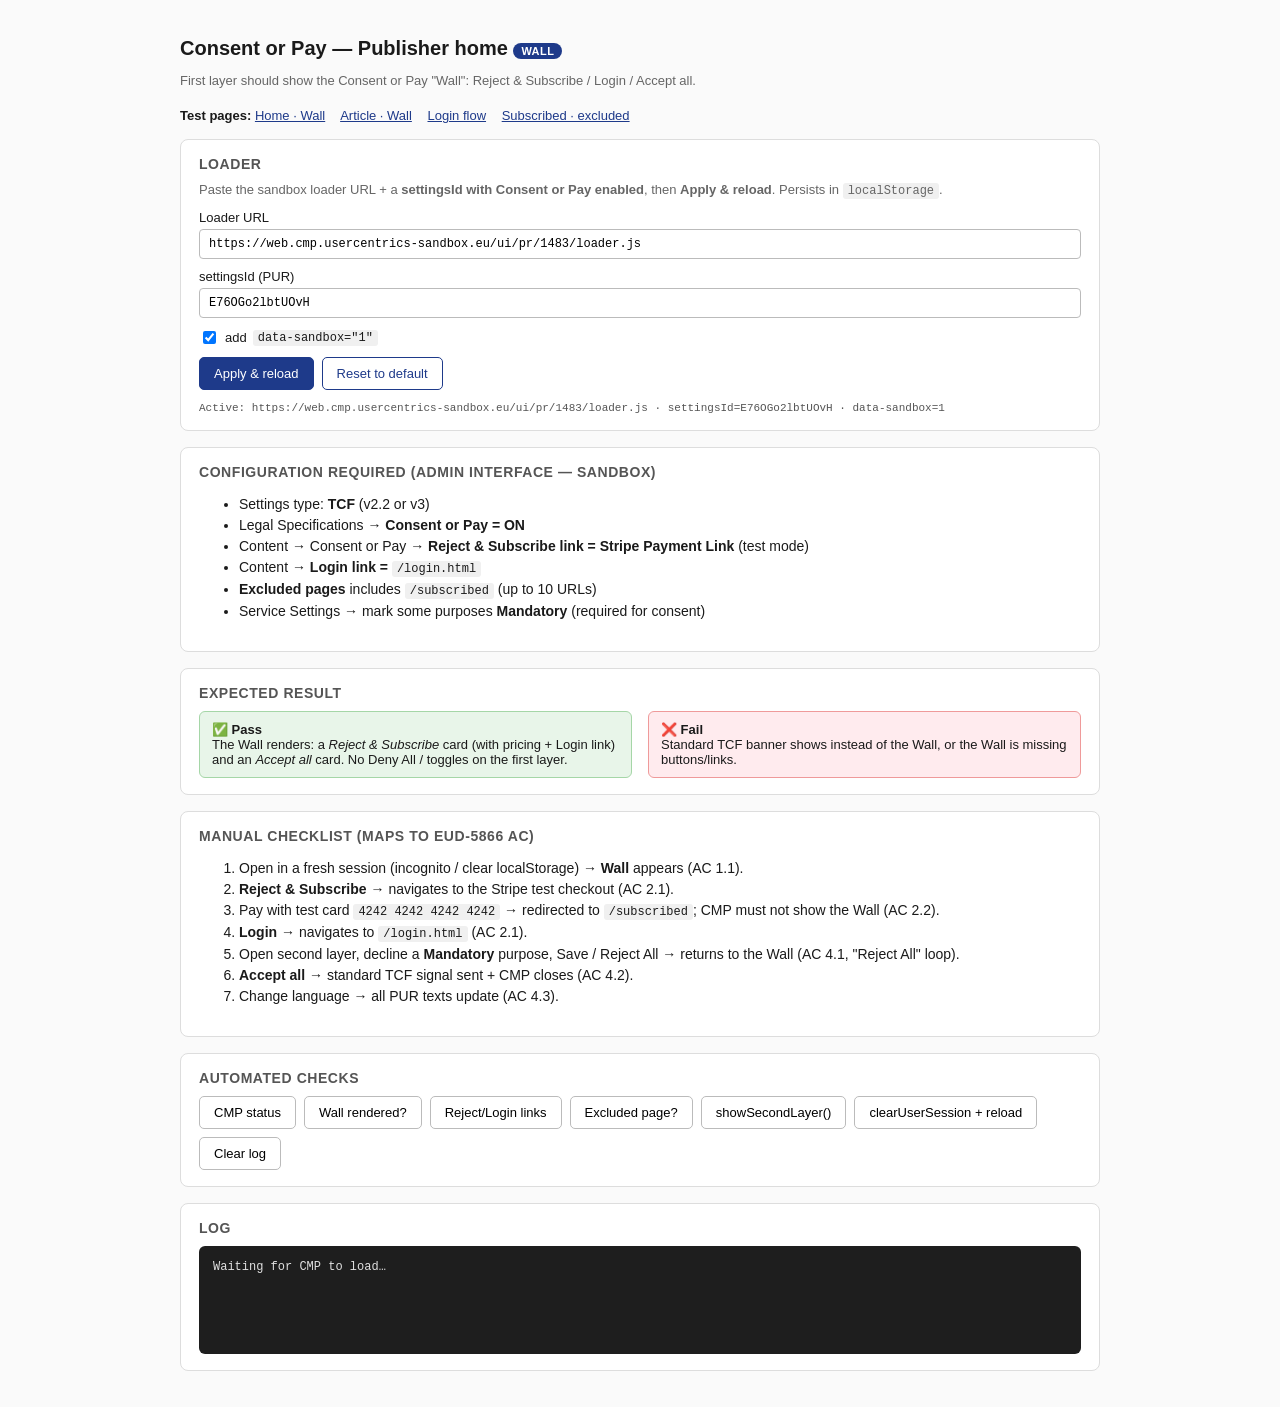
<file: index.html>
<!DOCTYPE html>
<html lang="en">
<head>
  <meta charset="UTF-8">
  <meta name="viewport" content="width=device-width,initial-scale=1">
  <title>Consent or Pay — Publisher home (Wall)</title>
  <link rel="stylesheet" href="style.css">
</head>
<body>
  <h1>Consent or Pay — Publisher home <span class="case">Wall</span></h1>
  <p class="sub">First layer should show the Consent or Pay "Wall": Reject &amp; Subscribe / Login / Accept all.</p>

  <nav>
    <strong>Test pages:</strong>
    <a href="index.html">Home · Wall</a>
    <a href="article/index.html">Article · Wall</a>
    <a href="login.html">Login flow</a>
    <a href="subscribed/index.html">Subscribed · excluded</a>
  </nav>

  <div class="card">
    <h2>Loader</h2>
    <p class="sub" style="margin:0 0 12px">
      Paste the sandbox loader URL + a <strong>settingsId with Consent or Pay enabled</strong>,
      then <strong>Apply &amp; reload</strong>. Persists in <code>localStorage</code>.
    </p>
    <div class="loader-panel" id="loader-panel"></div>
  </div>

  <div class="card">
    <h2>Configuration required (Admin Interface — sandbox)</h2>
    <ul class="scenario">
      <li>Settings type: <strong>TCF</strong> (v2.2 or v3)</li>
      <li>Legal Specifications → <strong>Consent or Pay = ON</strong></li>
      <li>Content → Consent or Pay → <strong>Reject &amp; Subscribe link = Stripe Payment Link</strong> (test mode)</li>
      <li>Content → <strong>Login link = </strong><code>/login.html</code></li>
      <li><strong>Excluded pages</strong> includes <code>/subscribed</code> (up to 10 URLs)</li>
      <li>Service Settings → mark some purposes <strong>Mandatory</strong> (required for consent)</li>
    </ul>
  </div>

  <div class="card">
    <h2>Expected result</h2>
    <div class="expect">
      <div class="fix">
        <strong>✅ Pass</strong><br>
        The Wall renders: a <em>Reject &amp; Subscribe</em> card (with pricing + Login link) and an
        <em>Accept all</em> card. No Deny All / toggles on the first layer.
      </div>
      <div class="bug">
        <strong>❌ Fail</strong><br>
        Standard TCF banner shows instead of the Wall, or the Wall is missing buttons/links.
      </div>
    </div>
  </div>

  <div class="card">
    <h2>Manual checklist (maps to EUD-5866 AC)</h2>
    <ol class="scenario">
      <li>Open in a fresh session (incognito / clear localStorage) → <strong>Wall</strong> appears (AC 1.1).</li>
      <li><strong>Reject &amp; Subscribe</strong> → navigates to the Stripe test checkout (AC 2.1).</li>
      <li>Pay with test card <code>4242 4242 4242 4242</code> → redirected to <code>/subscribed</code>; CMP must not show the Wall (AC 2.2).</li>
      <li><strong>Login</strong> → navigates to <code>/login.html</code> (AC 2.1).</li>
      <li>Open second layer, decline a <strong>Mandatory</strong> purpose, Save / Reject All → returns to the Wall (AC 4.1, "Reject All" loop).</li>
      <li><strong>Accept all</strong> → standard TCF signal sent + CMP closes (AC 4.2).</li>
      <li>Change language → all PUR texts update (AC 4.3).</li>
    </ol>
  </div>

  <div class="card">
    <h2>Automated checks</h2>
    <div class="toolbar" id="toolbar"></div>
  </div>

  <div class="card">
    <h2>Log</h2>
    <div id="result">Waiting for CMP to load…</div>
  </div>

  <script>
    window.UC_TEST_CASE = { name: 'Home — Consent or Pay Wall', expectWall: true, expectCmp: true };
  </script>
  <script src="cmp-test-kit.js"></script>
  <script>
    ucRenderLoaderPanel('#loader-panel');
    ucRenderToolbar('#toolbar', '#result');
  </script>
</body>
</html>
</file>
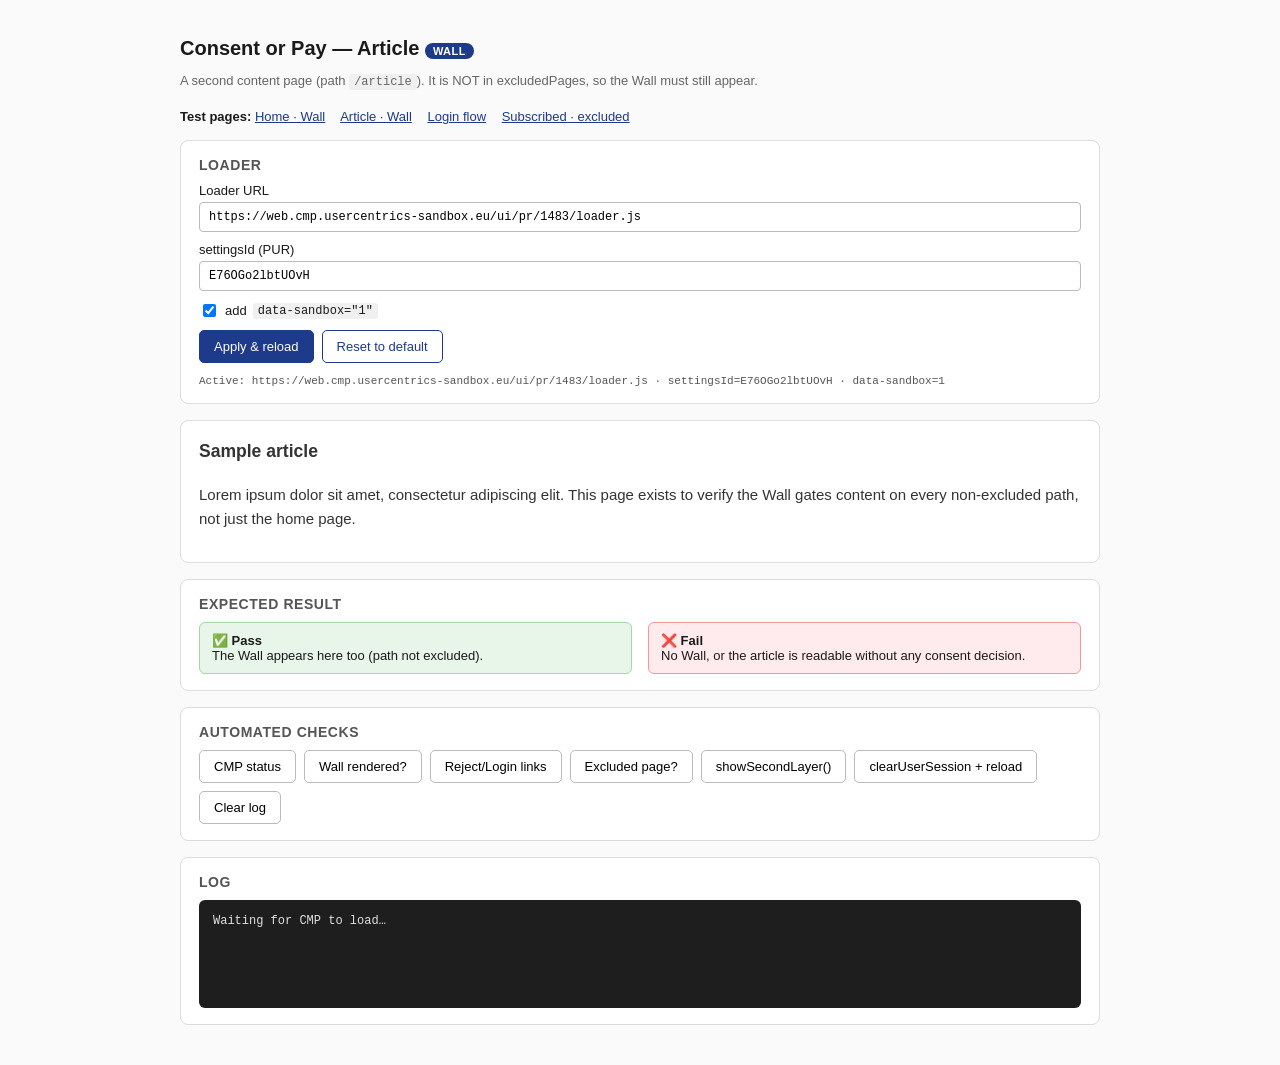
<file: article/index.html>
<!DOCTYPE html>
<html lang="en">
<head>
  <meta charset="UTF-8">
  <meta name="viewport" content="width=device-width,initial-scale=1">
  <title>Consent or Pay — Article (Wall on a non-excluded page)</title>
  <link rel="stylesheet" href="../style.css">
</head>
<body>
  <h1>Consent or Pay — Article <span class="case">Wall</span></h1>
  <p class="sub">A second content page (path <code>/article</code>). It is NOT in excludedPages, so the Wall must still appear.</p>

  <nav>
    <strong>Test pages:</strong>
    <a href="../index.html">Home · Wall</a>
    <a href="index.html">Article · Wall</a>
    <a href="../login.html">Login flow</a>
    <a href="../subscribed/index.html">Subscribed · excluded</a>
  </nav>

  <div class="card">
    <h2>Loader</h2>
    <div class="loader-panel" id="loader-panel"></div>
  </div>

  <article class="card article">
    <h3>Sample article</h3>
    <p>Lorem ipsum dolor sit amet, consectetur adipiscing elit. This page exists to verify the Wall
       gates content on every non-excluded path, not just the home page.</p>
  </article>

  <div class="card">
    <h2>Expected result</h2>
    <div class="expect">
      <div class="fix"><strong>✅ Pass</strong><br>The Wall appears here too (path not excluded).</div>
      <div class="bug"><strong>❌ Fail</strong><br>No Wall, or the article is readable without any consent decision.</div>
    </div>
  </div>

  <div class="card">
    <h2>Automated checks</h2>
    <div class="toolbar" id="toolbar"></div>
  </div>
  <div class="card">
    <h2>Log</h2>
    <div id="result">Waiting for CMP to load…</div>
  </div>

  <script>
    window.UC_TEST_CASE = { name: 'Article — Wall (non-excluded path)', expectWall: true, expectCmp: true };
  </script>
  <script src="../cmp-test-kit.js"></script>
  <script>
    ucRenderLoaderPanel('#loader-panel');
    ucRenderToolbar('#toolbar', '#result');
  </script>
</body>
</html>
</file>
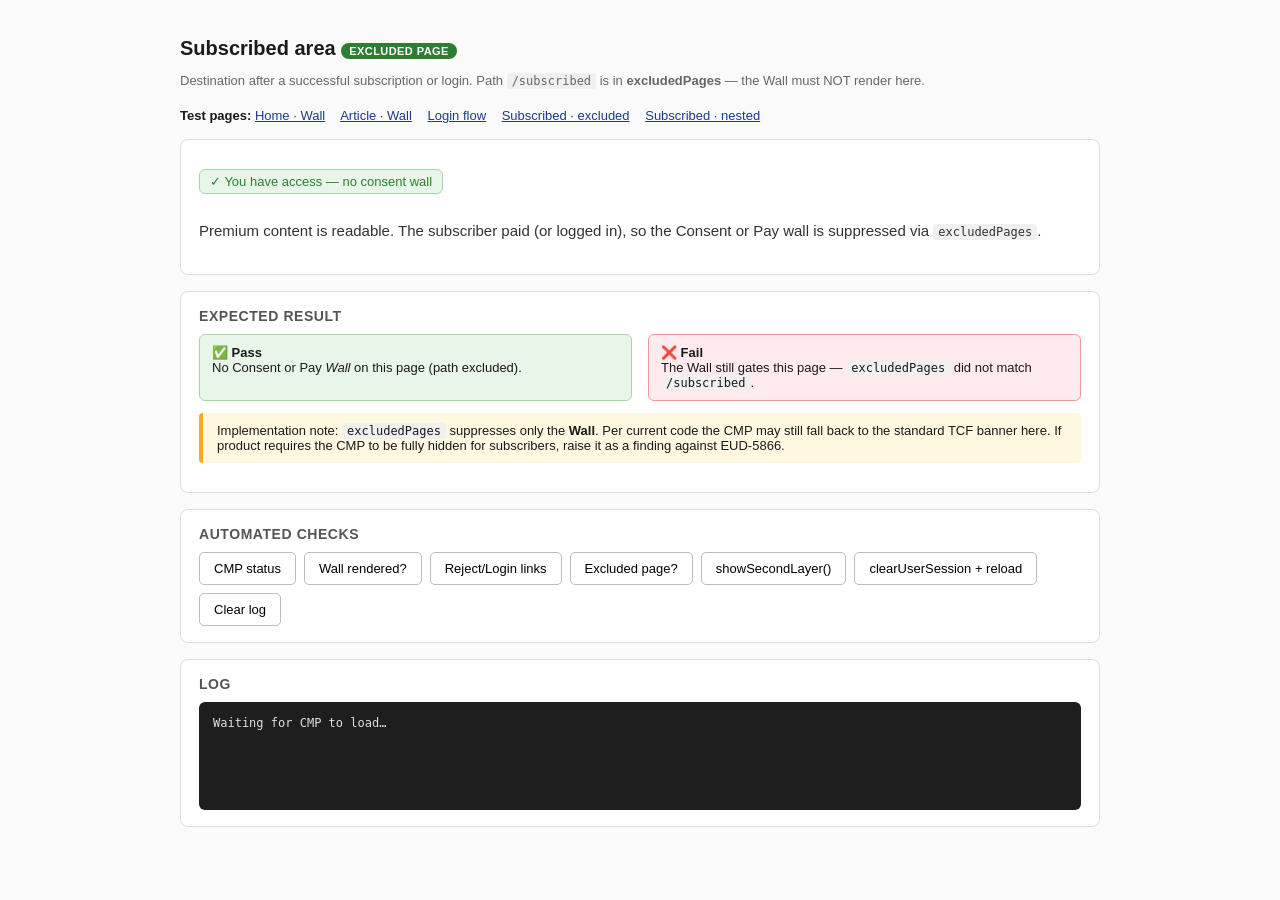
<file: subscribed/index.html>
<!DOCTYPE html>
<html lang="en">
<head>
  <meta charset="UTF-8">
  <meta name="viewport" content="width=device-width,initial-scale=1">
  <title>Consent or Pay — Subscribed (excluded page)</title>
  <link rel="stylesheet" href="../style.css">
</head>
<body>
  <h1>Subscribed area <span class="case excluded">Excluded page</span></h1>
  <p class="sub">Destination after a successful subscription or login. Path <code>/subscribed</code> is in <strong>excludedPages</strong> — the Wall must NOT render here.</p>

  <nav>
    <strong>Test pages:</strong>
    <a href="../index.html">Home · Wall</a>
    <a href="../article/index.html">Article · Wall</a>
    <a href="../login.html">Login flow</a>
    <a href="index.html">Subscribed · excluded</a>
    <a href="article-1/index.html">Subscribed · nested</a>
  </nav>

  <div class="card">
    <p class="badge-ok">✓ You have access — no consent wall</p>
    <p class="article" style="margin-top:12px">Premium content is readable. The subscriber paid (or logged in), so the
       Consent or Pay wall is suppressed via <code>excludedPages</code>.</p>
  </div>

  <div class="card">
    <h2>Expected result</h2>
    <div class="expect">
      <div class="fix">
        <strong>✅ Pass</strong><br>
        No Consent or Pay <em>Wall</em> on this page (path excluded).
      </div>
      <div class="bug">
        <strong>❌ Fail</strong><br>
        The Wall still gates this page — <code>excludedPages</code> did not match <code>/subscribed</code>.
      </div>
    </div>
    <p class="note" style="margin-top:12px">
      Implementation note: <code>excludedPages</code> suppresses only the <strong>Wall</strong>. Per current code the
      CMP may still fall back to the standard TCF banner here. If product requires the CMP to be fully hidden for
      subscribers, raise it as a finding against EUD-5866.
    </p>
  </div>

  <div class="card">
    <h2>Automated checks</h2>
    <div class="toolbar" id="toolbar"></div>
  </div>
  <div class="card">
    <h2>Log</h2>
    <div id="result">Waiting for CMP to load…</div>
  </div>

  <script>
    window.UC_TEST_CASE = { name: 'Subscribed — excluded page', expectWall: false, expectCmp: false };
  </script>
  <script src="../cmp-test-kit.js"></script>
  <script>
    ucRenderToolbar('#toolbar', '#result');
  </script>
</body>
</html>
</file>
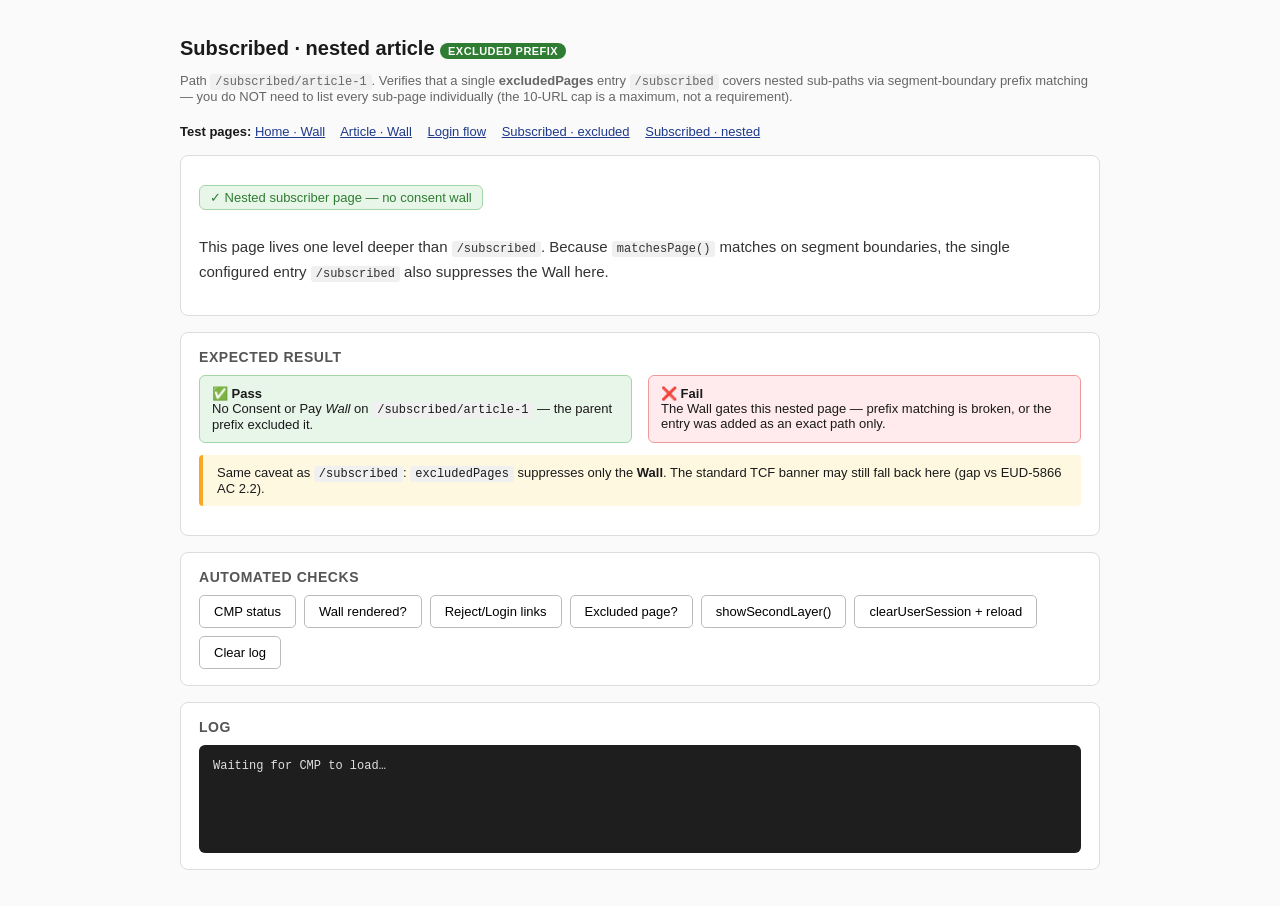
<file: subscribed/article-1/index.html>
<!DOCTYPE html>
<html lang="en">
<head>
  <meta charset="UTF-8">
  <meta name="viewport" content="width=device-width,initial-scale=1">
  <title>Consent or Pay — Subscribed nested article (excluded prefix)</title>
  <link rel="stylesheet" href="../../style.css">
</head>
<body>
  <h1>Subscribed · nested article <span class="case excluded">Excluded prefix</span></h1>
  <p class="sub">
    Path <code>/subscribed/article-1</code>. Verifies that a single <strong>excludedPages</strong> entry
    <code>/subscribed</code> covers nested sub-paths via segment-boundary prefix matching — you do NOT need to
    list every sub-page individually (the 10-URL cap is a maximum, not a requirement).
  </p>

  <nav>
    <strong>Test pages:</strong>
    <a href="../../index.html">Home · Wall</a>
    <a href="../../article/index.html">Article · Wall</a>
    <a href="../../login.html">Login flow</a>
    <a href="../index.html">Subscribed · excluded</a>
    <a href="index.html">Subscribed · nested</a>
  </nav>

  <div class="card">
    <p class="badge-ok">✓ Nested subscriber page — no consent wall</p>
    <p class="article" style="margin-top:12px">
      This page lives one level deeper than <code>/subscribed</code>. Because <code>matchesPage()</code> matches on
      segment boundaries, the single configured entry <code>/subscribed</code> also suppresses the Wall here.
    </p>
  </div>

  <div class="card">
    <h2>Expected result</h2>
    <div class="expect">
      <div class="fix">
        <strong>✅ Pass</strong><br>
        No Consent or Pay <em>Wall</em> on <code>/subscribed/article-1</code> — the parent prefix excluded it.
      </div>
      <div class="bug">
        <strong>❌ Fail</strong><br>
        The Wall gates this nested page — prefix matching is broken, or the entry was added as an exact path only.
      </div>
    </div>
    <p class="note" style="margin-top:12px">
      Same caveat as <code>/subscribed</code>: <code>excludedPages</code> suppresses only the <strong>Wall</strong>.
      The standard TCF banner may still fall back here (gap vs EUD-5866 AC 2.2).
    </p>
  </div>

  <div class="card">
    <h2>Automated checks</h2>
    <div class="toolbar" id="toolbar"></div>
  </div>
  <div class="card">
    <h2>Log</h2>
    <div id="result">Waiting for CMP to load…</div>
  </div>

  <script>
    window.UC_TEST_CASE = { name: 'Subscribed — nested article (excluded prefix)', expectWall: false, expectCmp: false };
  </script>
  <script src="../../cmp-test-kit.js"></script>
  <script>
    ucRenderToolbar('#toolbar', '#result');
  </script>
</body>
</html>
</file>
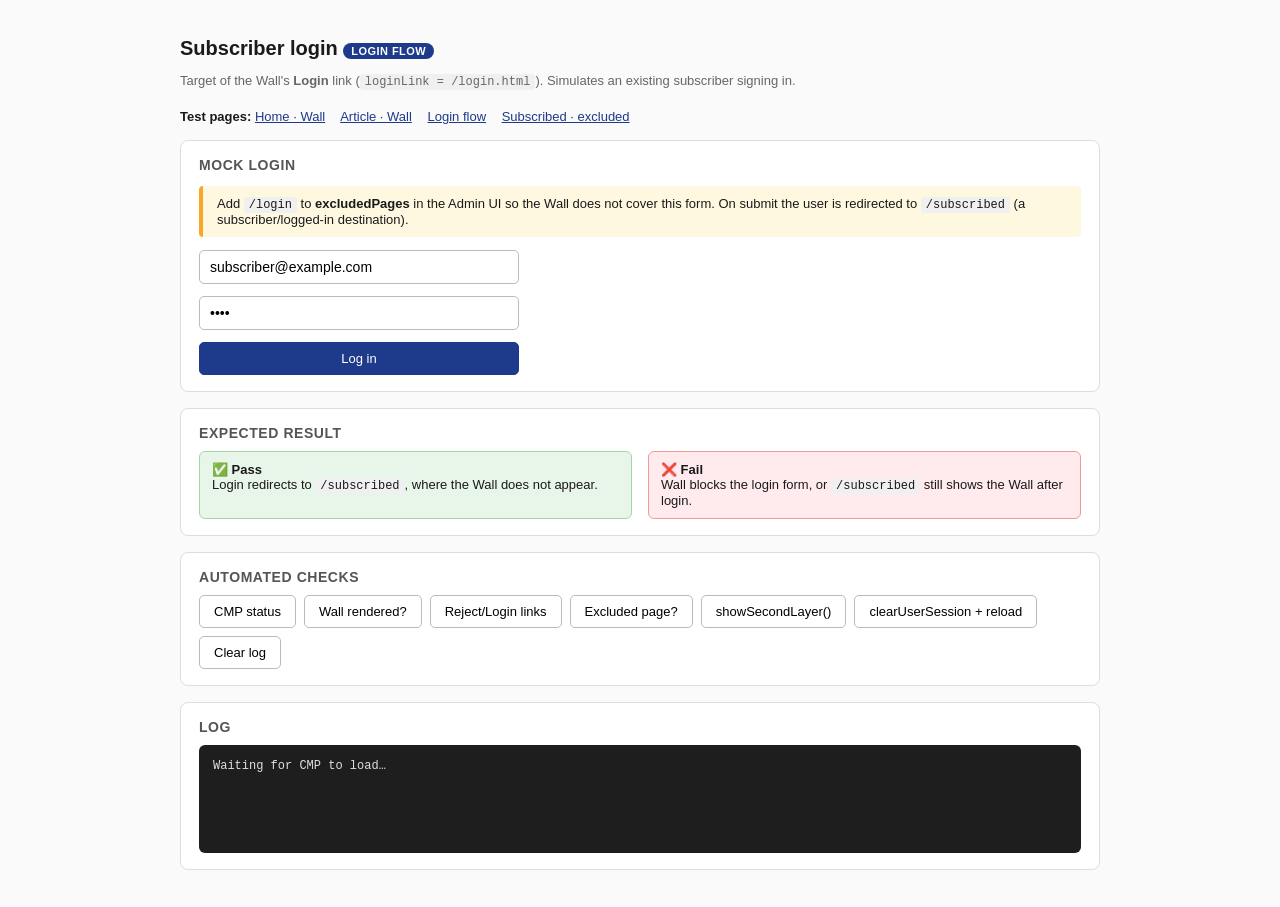
<file: login.html>
<!DOCTYPE html>
<html lang="en">
<head>
  <meta charset="UTF-8">
  <meta name="viewport" content="width=device-width,initial-scale=1">
  <title>Consent or Pay — Subscriber login</title>
  <link rel="stylesheet" href="style.css">
</head>
<body>
  <h1>Subscriber login <span class="case">Login flow</span></h1>
  <p class="sub">Target of the Wall's <strong>Login</strong> link (<code>loginLink = /login.html</code>). Simulates an existing subscriber signing in.</p>

  <nav>
    <strong>Test pages:</strong>
    <a href="index.html">Home · Wall</a>
    <a href="article/index.html">Article · Wall</a>
    <a href="login.html">Login flow</a>
    <a href="subscribed/index.html">Subscribed · excluded</a>
  </nav>

  <div class="card">
    <h2>Mock login</h2>
    <p class="note">
      Add <code>/login</code> to <strong>excludedPages</strong> in the Admin UI so the Wall does not cover this form.
      On submit the user is redirected to <code>/subscribed</code> (a subscriber/logged-in destination).
    </p>
    <form class="login-form" id="login-form">
      <input type="email" id="email" placeholder="email@example.com" value="subscriber@example.com" required>
      <input type="password" id="password" placeholder="password" value="test" required>
      <button type="submit">Log in</button>
    </form>
  </div>

  <div class="card">
    <h2>Expected result</h2>
    <div class="expect">
      <div class="fix"><strong>✅ Pass</strong><br>Login redirects to <code>/subscribed</code>, where the Wall does not appear.</div>
      <div class="bug"><strong>❌ Fail</strong><br>Wall blocks the login form, or <code>/subscribed</code> still shows the Wall after login.</div>
    </div>
  </div>

  <div class="card">
    <h2>Automated checks</h2>
    <div class="toolbar" id="toolbar"></div>
  </div>
  <div class="card">
    <h2>Log</h2>
    <div id="result">Waiting for CMP to load…</div>
  </div>

  <script>
    window.UC_TEST_CASE = { name: 'Login page (should be excluded)', expectWall: false, expectCmp: false };
    document.getElementById('login-form').addEventListener('submit', function (e) {
      e.preventDefault();
      // Simulate a successful login → land on the excluded "subscribed" destination.
      location.href = 'subscribed/index.html';
    });
  </script>
  <script src="cmp-test-kit.js"></script>
  <script>
    ucRenderToolbar('#toolbar', '#result');
  </script>
</body>
</html>
</file>
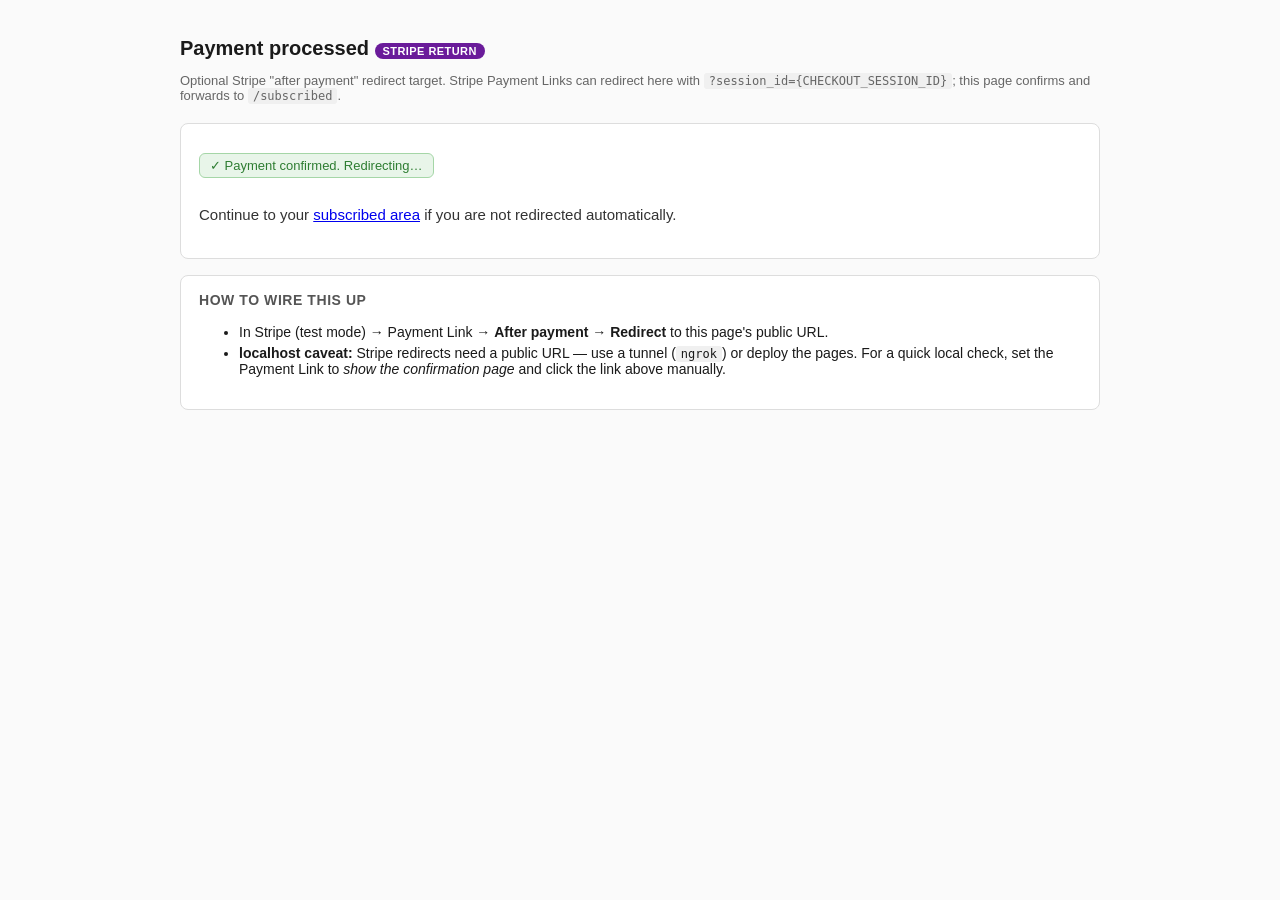
<file: subscribe-return.html>
<!DOCTYPE html>
<html lang="en">
<head>
  <meta charset="UTF-8">
  <meta name="viewport" content="width=device-width,initial-scale=1">
  <title>Consent or Pay — Payment return</title>
  <link rel="stylesheet" href="style.css">
</head>
<body>
  <h1>Payment processed <span class="case payment">Stripe return</span></h1>
  <p class="sub">
    Optional Stripe "after payment" redirect target. Stripe Payment Links can redirect here with
    <code>?session_id={CHECKOUT_SESSION_ID}</code>; this page confirms and forwards to <code>/subscribed</code>.
  </p>

  <div class="card">
    <p class="badge-ok" id="status">Confirming payment…</p>
    <p class="article" style="margin-top:12px">
      Continue to your <a href="subscribed/index.html">subscribed area</a> if you are not redirected automatically.
    </p>
  </div>

  <div class="card">
    <h2>How to wire this up</h2>
    <ul class="scenario">
      <li>In Stripe (test mode) → Payment Link → <strong>After payment → Redirect</strong> to this page's public URL.</li>
      <li><strong>localhost caveat:</strong> Stripe redirects need a public URL — use a tunnel (<code>ngrok</code>) or deploy the pages.
          For a quick local check, set the Payment Link to <em>show the confirmation page</em> and click the
          link above manually.</li>
    </ul>
  </div>

  <script>
    var params = new URLSearchParams(location.search);
    var sid = params.get('session_id');
    var el = document.getElementById('status');
    el.textContent = sid ? ('✓ Payment confirmed (session ' + sid.slice(0, 12) + '…). Redirecting…')
                         : '✓ Payment confirmed. Redirecting…';
    setTimeout(function () { location.href = 'subscribed/index.html'; }, 1500);
  </script>
</body>
</html>
</file>
<file: style.css>
body { font-family: -apple-system, Segoe UI, Roboto, sans-serif; padding: 24px; max-width: 920px; margin: 0 auto; background: #fafafa; color: #1a1a1a; }
h1 { font-size: 20px; margin-bottom: 4px; }
.sub { color: #666; font-size: 13px; margin-bottom: 20px; }
.case { display: inline-block; background: #1e3a8a; color: #fff; font-size: 11px; padding: 2px 8px; border-radius: 10px; text-transform: uppercase; letter-spacing: .04em; }
.case.excluded { background: #2e7d32; }
.case.payment { background: #6a1b9a; }
.card { background: #fff; border: 1px solid #ddd; border-radius: 8px; padding: 16px 18px; margin-bottom: 16px; }
.card h2 { font-size: 14px; text-transform: uppercase; color: #555; margin: 0 0 10px; letter-spacing: .04em; }
.note { background: #fff8e1; border-left: 4px solid #f9a825; padding: 10px 14px; font-size: 13px; border-radius: 4px; }
.scenario li { margin: 5px 0; font-size: 14px; }
code { background: #f0f0f0; padding: 1px 5px; border-radius: 3px; font-size: 12px; }
.toolbar { display: flex; flex-wrap: wrap; gap: 8px; }
button { padding: 8px 14px; cursor: pointer; font-size: 13px; border: 1px solid #bbb; border-radius: 5px; background: #fff; }
button:hover { background: #f2f2f2; }
#result { background: #1e1e1e; color: #e0e0e0; padding: 14px; border-radius: 6px; white-space: pre-wrap; min-height: 80px; font-size: 12px; font-family: monospace; }
.ok { color: #6cc06c; } .fail { color: #e57373; } .warn { color: #ffb74d; }
.expect { display: flex; gap: 16px; flex-wrap: wrap; }
.expect > div { flex: 1; min-width: 240px; padding: 10px 12px; border-radius: 6px; font-size: 13px; }
.expect .bug { background: #ffebee; border: 1px solid #ef9a9a; }
.expect .fix { background: #e8f5e9; border: 1px solid #a5d6a7; }
.privacy-link { font-size: 14px; }
.privacy-link a { color: #1e3a8a; }
nav { font-size: 13px; margin-bottom: 16px; }
nav a { margin-right: 12px; color: #1e3a8a; }
.loader-presets { display: flex; align-items: center; gap: 8px; margin-bottom: 12px; font-size: 13px; }
.loader-presets span { color: #555; }
.loader-presets .preset { padding: 5px 14px; border-radius: 14px; border: 1px solid #bbb; background: #fff; }
.loader-presets .preset.active { background: #1e3a8a; color: #fff; border-color: #1e3a8a; }
.loader-panel label { display: block; font-size: 13px; margin-bottom: 10px; }
.loader-panel input[type=text] { width: 100%; padding: 7px 9px; margin-top: 4px; font-family: monospace; font-size: 12px; border: 1px solid #bbb; border-radius: 4px; box-sizing: border-box; }
.loader-panel label.cb { display: flex; align-items: center; gap: 6px; }
.loader-panel label.cb code { margin: 0; }
.loader-actions { display: flex; gap: 8px; margin: 4px 0 12px; }
.loader-actions button { background: #1e3a8a; color: #fff; border-color: #1e3a8a; }
.loader-actions button:hover { background: #16306e; }
.loader-actions button:last-child { background: #fff; color: #1e3a8a; }
.loader-actions button:last-child:hover { background: #f2f2f2; }
.loader-active { font-family: monospace; font-size: 11px; color: #555; word-break: break-all; }

/* Publisher content mock + login form (EUD-6171) */
.article { line-height: 1.6; font-size: 15px; color: #333; }
.article h3 { margin-top: 0; }
.login-form { display: flex; flex-direction: column; gap: 12px; max-width: 320px; }
.login-form input { padding: 8px 10px; border: 1px solid #bbb; border-radius: 5px; font-size: 14px; }
.login-form button { background: #1e3a8a; color: #fff; border-color: #1e3a8a; }
.badge-ok { display: inline-block; background: #e8f5e9; border: 1px solid #a5d6a7; color: #2e7d32; padding: 4px 10px; border-radius: 6px; font-size: 13px; }
</file>
